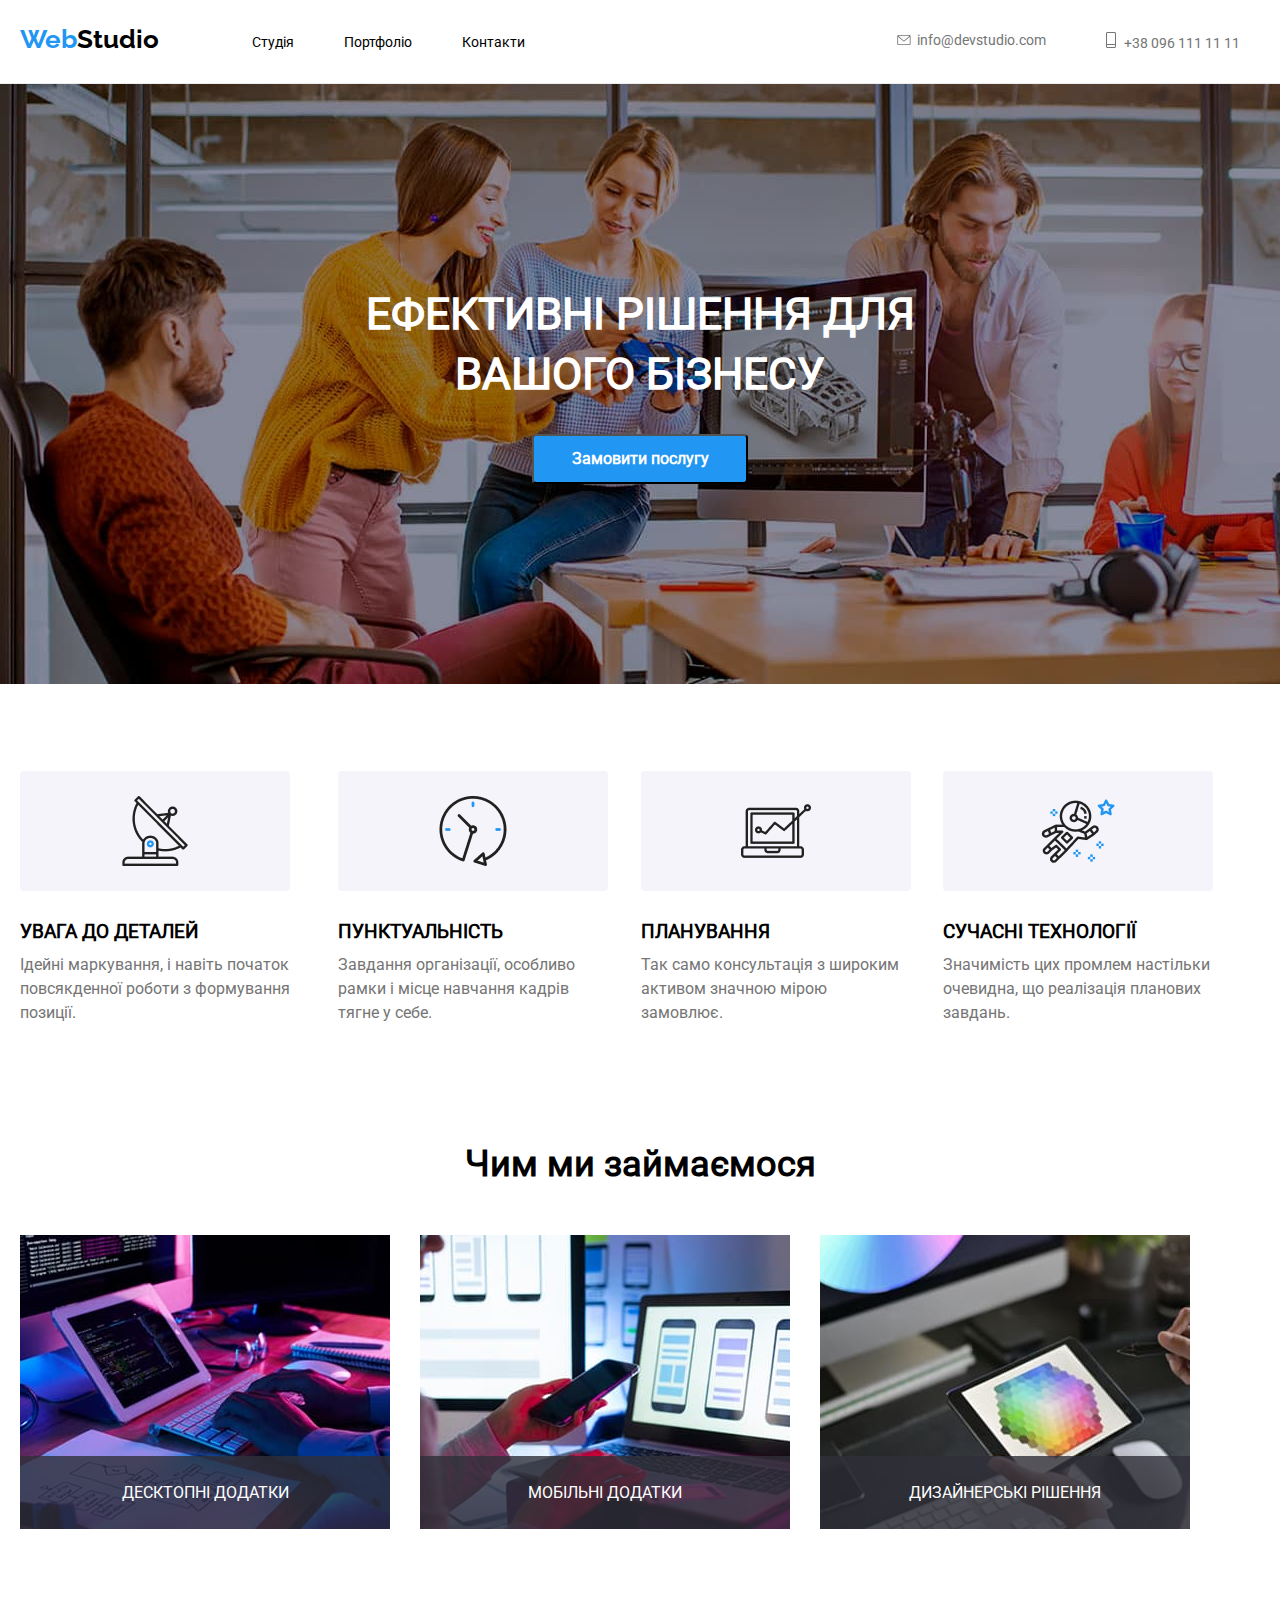
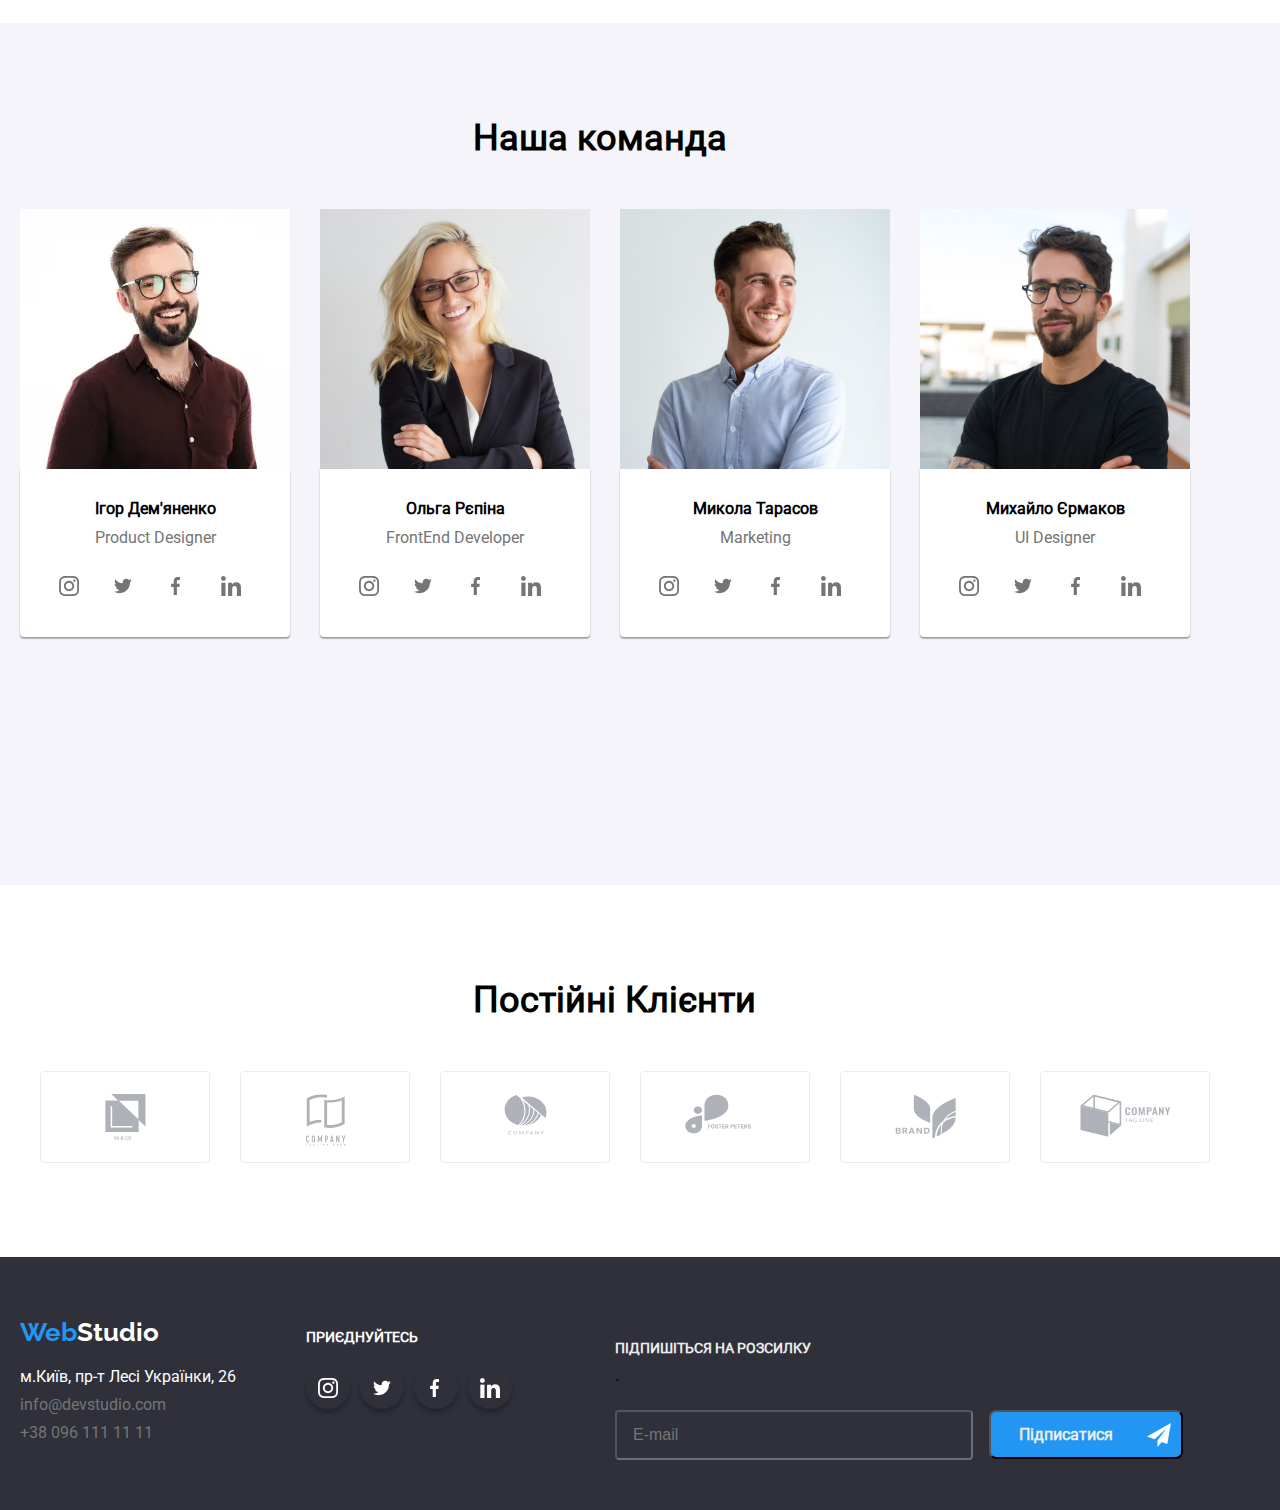
<file: index.html>
<!DOCTYPE html>
<html lang="en">
<head>
    <meta charset="UTF-8">
    <meta name="viewport" content="width=device-width, initial-scale=1.0">
   
   <link rel="icon" type="image/png" href="/R.gif" sizes="96x96" />
<link rel="icon" type="image/svg+xml" href="/R.gif" />
<link rel="shortcut icon" href="R.gif" />
<link rel="apple-touch-icon" sizes="180x180" href="R.gif" />
<link rel="manifest" href="R.gif" />
<link rel="stylesheet" href="./css/style.css">
    <title>Document</title>
</head>
<body class="body2">

   <header class="header">
     <div class="container header-flex">
        <a href="https://www.figma.com/design/kdAuQh8S4CzHE70obav3Wc/WebStudio?node-id=0-1&p=f&t=rvBPKRNyvYfGpiF7-0" target="_blank" class="header-logo-a">Web<span class="header-logo-span">Studio</span></a>
       <nav class="navigation"> 
        <ul class="header-list1">
                <li class="header-list1-li header-li"><a href="http://127.0.0.1:5500/index.html" class="header-list1-a list-studio">Студія</a></li>
                <li class="header-list1-li2 header-li"><a href="index2.html" class="header-list1-a">Портфоліо</a></li>
                <li class="header-list1-li3 header-li"><a href="https://www.figma.com/design/kdAuQh8S4CzHE70obav3Wc/WebStudio?node-id=0-1&p=f&t=rvBPKRNyvYfGpiF7-0" target="_blank" class="header-list1-a contacts">Контакти</a></li>
    </ul>
</nav>

<ul class="header-list2">
   

    <li class="header-list2-li">
        <svg class="svg-header"><use href="./assets/svg/symbol-defs1.svg#icon-envelope-1"></use></svg>
   
        
        <a href="mailto:info@devstudio.com"
         class="gmail inf ">info@devstudio.com</a> </li>

  
                <li class="header-list2-li2">
                    <svg class="header-list2-svg"><use href="./assets/svg/symbol-defs1.svg#icon-Vector-1"></use></svg>

                    <a href="tel:+380961111111" class="Tel1 inf">+38 096 111 11 11</a></li>            
            
            </ul>

            <div class="background is-hidden" data-modal>
                <div class="modal">
                    <button class="close" data-modal-close>
                       <svg class="modal-close-svg"><use href="./assets/svg/symbol-defs.svg#icon-close"></use></svg></button>
<div class="container2">                              


                       <h4 class="modal-h4">Залиште свої дані, ми вам передзвонимо</h4>

                       <form class="modal-form">
                        <ul class="modal-list">

                        <li class="modal-li1">
                        <p class="modal-name modal-p">Ім'я</p>
                         <div class="divv-2">
                        <input type="text" class="modal-input input-setting1">
                        <svg class="name-svg modal-svg"><use href="./assets/svg/symbol-defs.svg#icon-Vector-11"></use></svg></div>
                        </li>


                         <li class="modal-li2">
                            <p class="modal-number modal-p">Телефон</p>

                        <div class="divv-2"><input type="text" class="modal-input input-setting2">
                        <svg class="number-svg modal-svg"><use href="./assets/svg/symbol-defs1.svg#icon-phone-black-18dp-1"></use></svg></div></li>

                         <li class="modal-li3"><p class="modal-mail modal-p">Пошта</p>

                       <div class="divv-2">
                        <input type="text" class="modal-input input-setting3">
                        <svg class="mail-svg modal-svg"><use href="./assets/svg/symbol-defs.svg#icon-mail"></use></svg></div>
                        </li>

                    <li class="modal-li modal-li1"><p class="modal-comment modal-p">Коментар</p>

                        <textarea rows="5" cols="33" placeholder="Введіть текст" class="textarea"></textarea>
                        
                        </li>

                        <li class="modal-li checkbox">
                            <input type="checkbox" class="input-modal-checkbox">
                            <p class="modal-li-p2">Погоджуюся з розсилкою та приймаю <a href="" class="p-a">Умови договору</a></p>
                        </li>
                        </ul>

                        <button class="modal-button">Відправити</button>
                    </form>
                    </div>
                </div>
            </div>

</div>
   </header>

   <main class="main">
    <section class="section1-main">
        <div class="container">
        <h1 class="section-main1-h1">ЕФЕКТИВНІ РІШЕННЯ ДЛЯ<br>
        ВАШОГО БІЗНЕСУ</h1>
        </div>
        <div class="container">
        <button id="section-main1-button" data-modal-open>Замовити послугу</button>
        </div> 
    </section>

    <section class="section2Main">
        
        <div class="container flex-section2Main">

           <ul class="section2Main-list">
            
           <li class="section2Main-list-li"><h3 class="section2Main-h3">увага до деталей</h3><p class="section2Main-p">Ідейні маркування, і навіть початок повсякденної роботи з формування позиції.</p></li>
        
           <li class="section2Main-list-li"><h3 class="section2Main-h3">пунктуальність</h3><p class="section2Main-p">Завдання організації, особливо рамки і місце навчання кадрів тягне у себе.</p></li>
    
           <li class="section2Main-list-li"><h3 class="section2Main-h3">планування</h3><p class="section2Main-p">Так само консультація з широким активом значною мірою замовлює.</p></li>

           <li class="section2Main-list-li"><h3 class="section2Main-h3">сучасні технології</h3><p class="section2Main-p">Значимість цих промлем настільки очевидна, що реалізація планових завдань.</p></li>
        
        </ul>
    </div>  
    </section> 

<section class="section3Main">
        <div class="container">
        <div class="div-a-holder">
    <h2 class="section3Main-h2">Чим ми займаємося</h2>
        <ul class="section3Main-list">
            <li class="section3Main-li"><img src="assets/img/img (1v1).jpg" alt="Не вдалося відкрити зображення" class="section3Main-li-img">
            <div class="div-position"><p class="section3Main-li-p">ДЕСКТОПНІ ДОДАТКИ</p></div></li>

            <li class="section3Main-li"><img src="assets/img/img (2v1).jpg" alt="Не вдалося відкрити зображення" class="section3Main-li-img">
            <div class="div-position"><p class="section3Main-li-p">МОБІЛЬНІ ДОДАТКИ</p></div></li>

            <li class="section3Main-li"><img src="assets/img/img (3v1).jpg" alt="Не вдалося відкрити зображення" class="section3Main-li-img">
            <div class="div-position"><p class="section3Main-li-p">ДИЗАЙНЕРСЬКІ РІШЕННЯ</p></div></li>        
        </ul>     
        </div>

        </div>
</section>

<section class="section4Main">
    
    <div class="container">
    
    <h2 class="section4Main-h2">Наша команда</h2>
</div>
 <div class="container">
    <div class="a-holder">
        <ul class="section4Main-list">
            <li class="section4Main-list-li">
    <picture>
      <source
        srcset="./assets/img/team1deskopt1x.webp 1x, ./assets/img/team1deskopt2x.webp 2x, ./assets/img/team1deskopt3x.webp 3x"
        media="(min-width:1200px)"
      />
      <source
        srcset="./assets/img/team1tabletx1.webp 1x, ./assets/img/team1tabletx2.webp 2x, ./assets/img/team1tabletx3.webp 3x,"
        media="(min-width:768px)"
      />
      <source
        srcset="./assets/img/team1phonex1.webp 1x, ./assets/img/team1phonex2.webp 2x, ./assets/img/team1phonex3.webp 3x"
        media="(min-width:0px)"
      />
      <img src="assets/img/person4.jpg" alt="Не вдалося відкрити зображення" class="section4Main-list-img">

    </picture>
 <div class="section4Main-list-imgBox"><h4 class="section4Main-list-h4">Ігор Дем'яненко</h4>
        <p class="section4Main-list-p">Product Designer</p>

     <ul class="networks">
                <li class="networks-li"><svg class="networks-svg networks-instagramm"><use href="./assets/svg/symbol-defs1.svg#icon-instagramm"></use></svg></li>

                <li class="networks-li"><svg class="networks-svg networks-twitter"><use href="./assets/svg/symbol-defs1.svg#icon-twitter"></use></svg></li>

                <li class="networks-li"><svg class="networks-svg networks-facebook"><use href="./assets/svg/symbol-defs1.svg#icon-facebook"></use></svg></li>

                <li class="networks-li"><svg class="networks-svg networks-in"><use href="./assets/svg/symbol-defs1.svg#icon-in"></use></svg></li>
            </ul></div></li>

            <li class="section4Main-list-li"><img src="assets/img/person1.jpg" alt="Не вдалося відкрити зображення" class="section4Main-list-img"><div class="section4Main-list-imgBox"><h4 class="section4Main-list-h4">Ольга Рєпіна</h4>
            <p class="section4Main-list-p">FrontEnd Developer</p>

         <ul class="networks">
                <li class="networks-li"><svg class="networks-svg networks-instagramm"><use href="./assets/svg/symbol-defs1.svg#icon-instagramm"></use></svg></li>

                <li class="networks-li"><svg class="networks-svg networks-twitter"><use href="./assets/svg/symbol-defs1.svg#icon-twitter"></use></svg></li>

                <li class="networks-li"><svg class="networks-svg networks-facebook"><use href="./assets/svg/symbol-defs1.svg#icon-facebook"></use></svg></li>

                <li class="networks-li"><svg class="networks-svg networks-in"><use href="./assets/svg/symbol-defs1.svg#icon-in"></use></svg></li>
            </ul></div>
        </li>

            <li class="section4Main-list-li"><img src="assets/img/person2.jpg" alt="Не вдалося відкрити зображення" class="section4Main-list-img"><div class="section4Main-list-imgBox"><h4 class="section4Main-list-h4">Микола Тарасов</h4>
            <p class="section4Main-list-p">Marketing</p>
         <ul class="networks">
                <li class="networks-li"><svg class="networks-svg networks-instagramm"><use href="./assets/svg/symbol-defs1.svg#icon-instagramm"></use></svg></li>

                <li class="networks-li"><svg class="networks-svg networks-twitter"><use href="./assets/svg/symbol-defs1.svg#icon-twitter"></use></svg></li>

                <li class="networks-li"><svg class="networks-svg networks-facebook"><use href="./assets/svg/symbol-defs1.svg#icon-facebook"></use></svg></li>

                <li class="networks-li"><svg class="networks-svg networks-in"><use href="./assets/svg/symbol-defs1.svg#icon-in"></use></svg></li>
            </ul></div></li>

            <li class="section4Main-list-li"><img src="assets/img/person3.jpg" alt="Не вдалося відкрити зображення" class="section4Main-list-img"><div class="section4Main-list-imgBox"><h4 class="section4Main-list-h4">Михайло Єрмаков</h4>
            <p class="section4Main-list-p">UI Designer</p>
        
            <ul class="networks">
                <li class="networks-li"><svg class="networks-svg networks-instagramm"><use href="./assets/svg/symbol-defs1.svg#icon-instagramm"></use></svg></li>

                <li class="networks-li"><svg class="networks-svg networks-twitter"><use href="./assets/svg/symbol-defs1.svg#icon-twitter"></use></svg></li>

                <li class="networks-li"><svg class="networks-svg networks-facebook"><use href="./assets/svg/symbol-defs1.svg#icon-facebook"></use></svg></li>

                <li class="networks-li"><svg class="networks-svg networks-in"><use href="./assets/svg/symbol-defs1.svg#icon-in"></use></svg></li>
            </ul>
        </div>
        </li>           
        </ul>
        </div>

        </div>
    </section>



    <section class="sectionClients">
        <div class="container"><h2 class="sectionClients-h2">Постійні Клієнти</h2></div>
<div class="container">
        <ul class="sectionClients-list">

            <li class="sectionClients-list-li">
                <svg class="svg1 svg">
                    <use href="./assets/svg/symbol-defs1.svg#icon-group-7"></use>
                </svg>
            </li>
           
             <li class="sectionClients-list-li">
                <svg class="svg2 svg">
                    <use href="./assets/svg/symbol-defs1.svg#icon-group-6"></use>
                </svg>
            </li>

             <li class="sectionClients-list-li li-2">
                <svg class="svg3 svg">
                    <use href="./assets/svg/symbol-defs1.svg#icon-group-5"></use>
                </svg>
            </li>

             <li class="sectionClients-list-li">
                <svg class="svg4 svg">
                    <use href="./assets/svg/symbol-defs1.svg#icon-group-4"></use>
                </svg>
            </li>

             <li class="sectionClients-list-li">
                <svg class="svg5 svg">
                    <use href="./assets/svg/symbol-defs1.svg#icon-group-3"></use>
                </svg>
            </li>

             <li class="sectionClients-list-li">
                <svg class="svg6 svg">
                    <use href="./assets/svg/symbol-defs1.svg#icon-group-2"></use>
                </svg>
            </li>
        </ul>
        </div>
    </section>

   </main>

   <footer class="footerMain">
    <div class="container contacts-footer">
        <ul class="footer-list">

    <a href="https://www.figma.com/design/kdAuQh8S4CzHE70obav3Wc/WebStudio?node-id=0-1&p=f&t=rvBPKRNyvYfGpiF7-0" class="aMain2">Web<span id="spanf">Studio</span></a>
   
    
                <li class="footer-li"><p id="p">м.Київ, пр-т Лесі Українки, 26</p></li>
                <li class="footer-li gm"><a href="mailto:info@devstudio.com" class="mailto li-mail">info@devstudio.com</a></li>
                <li class="footer-li"><a href="tel:" class="Tel2">+38 096 111 11 11</a></li>
                </li></ul>
    
                
                <div class="join"><h4 class="fh4">Приєднуйтесь</h4>

                    <ul class="networks2">
                <li class="networks-li1"><svg class="networks-svg1 networks-instagramm"><use href="./assets/svg/symbol-defs1.svg#icon-instagramm"></use></svg></li>

                <li class="networks-li1"><svg class="networks-svg1 networks-twitter"><use href="./assets/svg/symbol-defs1.svg#icon-twitter"></use></svg></li>

                <li class="networks-li1"><svg class="networks-svg1 networks-facebook"><use href="./assets/svg/symbol-defs1.svg#icon-facebook"></use></svg></li>

                <li class="networks-li1"><svg class="networks-svg1 networks-in"><use href="./assets/svg/symbol-defs1.svg#icon-in"></use></svg></li>
            </ul>
                </div>

                 <div class="forme-holder2">
                   
                    <div class="holder"><h4 class="form-h4">ПІДПИШІТЬСЯ НА РОЗСИЛКУ</h4>`
                    <form class="form-footer">
                        <input type="text" class="input-footer" placeholder="E-mail">
                        <button class="footer-button">Підписатися <svg class="svg-footer2"><use href="./assets/svg/symbol-defs1.svg#icon-icon-send"></use></svg> </button>
                    </form></div>
                </div>
                </div>
   </footer>

   <script src="script.js"></script>
</body>
</html>
</file>
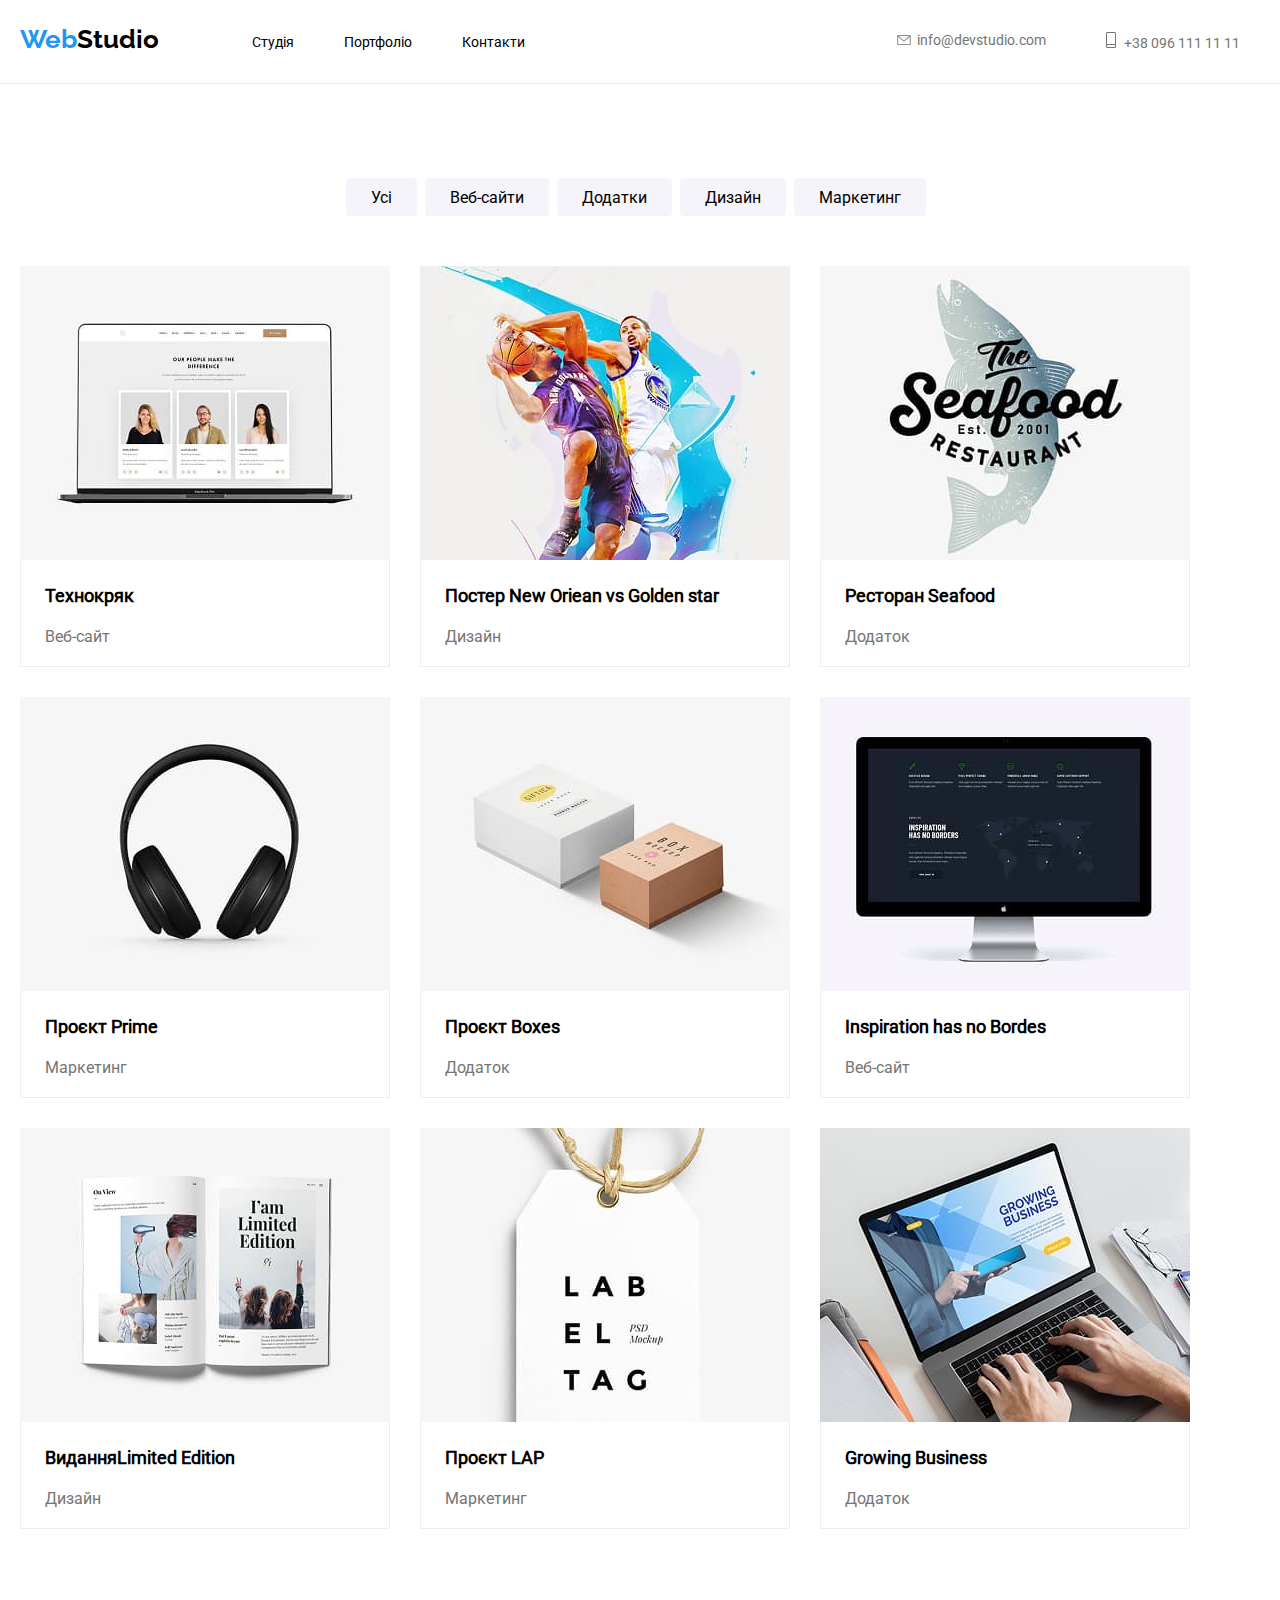
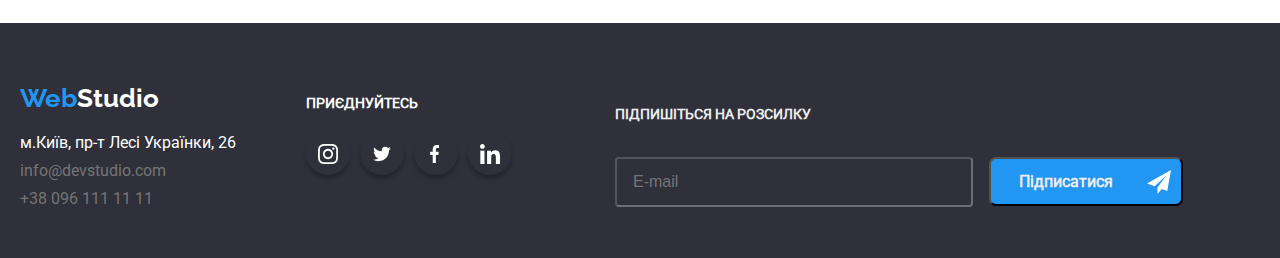
<file: index2.html>
<!DOCTYPE html>
<html lang="en">
<head>
    <meta charset="UTF-8">
    <meta name="viewport" content="width=device-width, initial-scale=1.0">
   
   <link rel="icon" type="image/png" href="/R.gif" sizes="96x96" />
<link rel="icon" type="image/svg+xml" href="/R.gif" />
<link rel="shortcut icon" href="R.gif" />
<link rel="apple-touch-icon" sizes="180x180" href="R.gif" />
<link rel="manifest" href="R.gif" />
<link rel="stylesheet" href="/css/style.css">
    <title>Document</title>
</head>
<body class="body2">
    <header class="header">
     <div class="container header-flex">
        <a href="https://www.figma.com/design/kdAuQh8S4CzHE70obav3Wc/WebStudio?node-id=0-1&p=f&t=rvBPKRNyvYfGpiF7-0" target="_blank" class="header-logo-a">Web<span class="header-logo-span">Studio</span></a>
       <nav class="navigation"> 
        <ul class="header-list1">
                <li class="header-list1-li header-li"><a href="index.html" class="header-list1-a list-studio">Студія</a></li>
                <li class="header-list1-li2 header-li"><a href="index2.html" class="header-list1-a">Портфоліо</a></li>
                <li class="header-list1-li3 header-li"><a href="https://www.figma.com/design/kdAuQh8S4CzHE70obav3Wc/WebStudio?node-id=0-1&p=f&t=rvBPKRNyvYfGpiF7-0" target="_blank" class="header-list1-a contacts">Контакти</a></li>
    </ul>
</nav>

<ul class="header-list2">
   

    <li class="header-list2-li">
        <svg class="svg-header"><use href="./assets/svg/symbol-defs1.svg#icon-envelope-1"></use></svg>
   
        
        <a href="mailto:info@devstudio.com"
         class="gmail inf ">info@devstudio.com</a> </li>

  
                <li class="header-list2-li2">
                    <svg class="header-list2-svg"><use href="./assets/svg/symbol-defs1.svg#icon-Vector-1"></use></svg>

                    <a href="tel:+380961111111" class="Tel1 inf">+38 096 111 11 11</a></li>            
            
            </ul>     
</div>
   </header>

   <main class="PortfolioMain">

    <div class="container">
    <nav class="PortfolioMain-navigation">
    <ul class="PortfolioMain-list">
    <li class="PortfolioMain-list-li"><button class="button-nav">Усі</button></li>

    <li class="PortfolioMain-list-li"><button class="button-nav">Веб-сайти</button></li>

    <li class="PortfolioMain-list-li"><button class="button-nav">Додатки</button></li>

    <li class="PortfolioMain-list-li"><button class="button-nav">Дизайн</button></li>

    <li class="PortfolioMain-list-li"><button class="button-nav">Маркетинг</button></li>
    </ul>
    </nav>
    </div>

<div class="container">
<section class="style">

    <ul class="style-list">
        <li class="style-list-li style-list-li1"><img src="assets/img/img (9).jpg" alt="Не вдалося відкрити зображення" class="style-list-li-img">
            <div class="front-holder"><div class="front"><p class="div-p">Ресурс пропонує комплексні пропозиції з різним рівнем функціоналу та сервісів. Все це дозволить відвідувачу отримати вичерпні відомості про компанію чи приватну особу.</p></div></div>

            <div class="img-padding"><div><h4 class="style-list-li-img-h4">Технокряк</h4><p class="style-list-li-img-p">Веб-сайт</p></div></li>

        <li class="style-list-li style-list-li2"><img src="assets/img/img (1) (2).jpg" alt="Не вдалося відкрити зображення" class="style-list-li-img"><div class="front-holder"><div class="front"><p class="div-p">Ресурс пропонує комплексні пропозиції з різним рівнем функціоналу та сервісів. Все це дозволить відвідувачу отримати вичерпні відомості про компанію чи приватну особу.</p></div></div>
            
            <div class="img-padding"><h4 class="style-list-li-img-h4">Постер New Oriean vs Golden star</h4><p class="style-list-li-img-p">Дизайн</p></div></li>

        <li class="style-list-li style-list-li3"><img src="assets/img/img (2) (1).jpg" alt="Не вдалося відкрити зображення" class="style-list-li-img">
            <div class="front-holder"><div class="front"><p class="div-p">Ресурс пропонує комплексні пропозиції з різним рівнем функціоналу та сервісів. Все це дозволить відвідувачу отримати вичерпні відомості про компанію чи приватну особу.</p></div></div>
            
            <div class="img-padding"><h4 class="style-list-li-img-h4">Ресторан Seafood</h4><p class="style-list-li-img-p">Додаток</p></div></li>
    </ul>

    <ul class="style-list">
        <li class="style-list-li style-list-li4"><img src="assets/img/img (3).jpg" alt="Не вдалося відкрити зображення" class="style-list-li-img">
            <div class="front-holder"><div class="front"><p class="div-p">Ресурс пропонує комплексні пропозиції з різним рівнем функціоналу та сервісів. Все це дозволить відвідувачу отримати вичерпні відомості про компанію чи приватну особу.</p></div></div>

            <div class="img-padding"><h4 class="style-list-li-img-h4">Проєкт Prime</h4><p class="style-list-li-img-p">Маркетинг</p></div></li>

        <li class="style-list-li style-list-li5"><img src="assets/img/img (4).jpg" alt="Не вдалося відкрити зображення" class="style-list-li-img">
            <div class="front-holder"><div class="front"><p class="div-p">Ресурс пропонує комплексні пропозиції з різним рівнем функціоналу та сервісів. Все це дозволить відвідувачу отримати вичерпні відомості про компанію чи приватну особу.</p></div></div>

            <div class="img-padding"><h4 class="style-list-li-img-h4">Проєкт Boxes</h4><p class="style-list-li-img-p">Додаток</p></div></li>

        <li class="style-list-li style-list-li6"><img src="assets/img/img (5).jpg" alt="Не вдалося відкрити зображення" class="style-list-li-img">
            <div class="front-holder"><div class="front"><p class="div-p">Ресурс пропонує комплексні пропозиції з різним рівнем функціоналу та сервісів. Все це дозволить відвідувачу отримати вичерпні відомості про компанію чи приватну особу.</p></div></div>

            <div class="img-padding"><h4 class="style-list-li-img-h4">Inspiration has no Bordes</h4><p class="style-list-li-img-p">Веб-сайт</p></div></li>
    </ul>
     
    <ul class="style-list">
        <li class="style-list-li style-list-li7"><img src="assets/img/img (6).jpg" alt="Не вдалося відкрити зображення" class="style-list-li-img">
            <div class="front-holder"><div class="front"><p class="div-p">Ресурс пропонує комплексні пропозиції з різним рівнем функціоналу та сервісів. Все це дозволить відвідувачу отримати вичерпні відомості про компанію чи приватну особу.</p></div></div>

            <div class="img-padding"><h4 class="style-list-li-img-h4">ВиданняLimited Edition</h4><p class="style-list-li-img-p">Дизайн</p></div></li>

        <li class="style-list-li style-list-li8"><img src="assets/img/img (7).jpg" alt="Не вдалося відкрити зображення" class="style-list-li-img">
            <div class="front-holder"><div class="front"><p class="div-p">Ресурс пропонує комплексні пропозиції з різним рівнем функціоналу та сервісів. Все це дозволить відвідувачу отримати вичерпні відомості про компанію чи приватну особу.</p></div></div>

            <div class="img-padding"><h4 class="style-list-li-img-h4">Проєкт LAP</h4><p class="style-list-li-img-p">Маркетинг</p></div></li>

        <li class="style-list-li style-list-li9"><img src="assets/img/img (8).jpg" alt="Не вдалося відкрити зображення" class="style-list-li-img">
            <div class="front-holder"><div class="front"><p class="div-p">Ресурс пропонує комплексні пропозиції з різним рівнем функціоналу та сервісів. Все це дозволить відвідувачу отримати вичерпні відомості про компанію чи приватну особу.</p></div></div>

            <div class="img-padding"><h4 class="style-list-li-img-h4">Growing Business</h4><p class="style-list-li-img-p">Додаток</p></div></li>

    </ul>
    </section>
    </div>

    
    </main>

    <footer class="footerMain">
    <div class="container contacts-footer"><ul class="footer-list">
    <a href="https://www.figma.com/design/kdAuQh8S4CzHE70obav3Wc/WebStudio?node-id=0-1&p=f&t=rvBPKRNyvYfGpiF7-0" class="aMain2">Web<span id="spanf">Studio</span></a>
   
    
                <li class="footer-li"><p id="p">м.Київ, пр-т Лесі Українки, 26</p></li>
                <li class="footer-li gm"><a href="mailto:info@devstudio.com" class="mailto li-mail">info@devstudio.com</a></li>
                <li class="footer-li"><a href="tel:" class="Tel2">+38 096 111 11 11</a></li>
                </li></ul>
                
                <div class="join"><h4 class="fh4">Приєднуйтесь</h4>

                    <ul class="networks">
                <li class="networks-li1"><svg class="networks-svg1 networks-instagramm"><use href="./assets/svg/symbol-defs1.svg#icon-instagramm"></use></svg></li>

                <li class="networks-li1"><svg class="networks-svg1 networks-twitter"><use href="./assets/svg/symbol-defs1.svg#icon-twitter"></use></svg></li>

                <li class="networks-li1"><svg class="networks-svg1 networks-facebook"><use href="./assets/svg/symbol-defs1.svg#icon-facebook"></use></svg></li>

                <li class="networks-li1"><svg class="networks-svg1 networks-in"><use href="./assets/svg/symbol-defs1.svg#icon-in"></use></svg></li>
            </ul>
                </div>

                <div class="forme-holder2">
                   
                    <div class="holder"><h4 class="form-h4">ПІДПИШІТЬСЯ НА РОЗСИЛКУ</h4>
                    <form class="form-footer">
                        <input type="text" class="input-footer" placeholder="E-mail">
                        <button class="footer-button">Підписатися <svg class="svg-footer2"><use href="./assets/svg/symbol-defs1.svg#icon-icon-send"></use></svg> </button>
                    </form></div>

                    
                </div>
                </div>
   </footer>
</body>
</html>
</file>
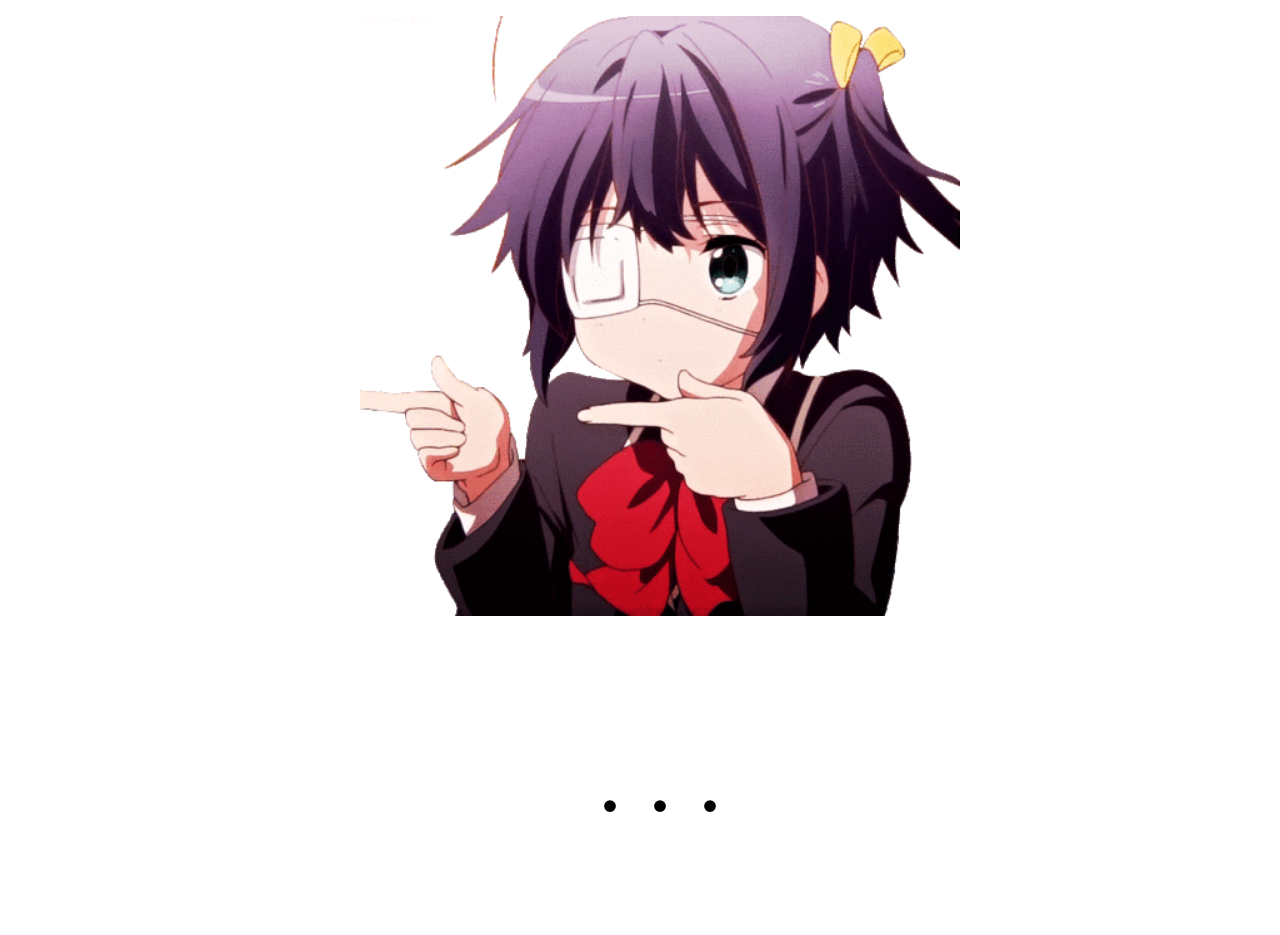
<file: index3.html>
<!DOCTYPE html>
<html lang="en">
<head>
    <meta charset="UTF-8">
    <meta name="viewport" content="width=device-width, initial-scale=1.0">
    
    <link rel="icon" type="image/png" href="/R.gif" sizes="96x96" />
<link rel="icon" type="image/svg+xml" href="/R.gif" />
<link rel="shortcut icon" href="R.gif" />
<link rel="apple-touch-icon" sizes="180x180" href="R.gif" />
<link rel="manifest" href="R.gif" />

    <title>Document</title>
</head>
<body>
   <section>
        <center>
            <ul style="list-style: none;">
                <li><img src="R.gif" alt="XO" width="600px" height="600px">
                 <p style="font-size: 100px;">. . .</p></li>
                </center>
    </ul>
</section>
</body>
</html>
</file>
<file: css/style.css>
.button-nav:focus {
  background-color: #2196F3;
  color: white;
  box-shadow: 0px 3px 1px rgba(0, 0, 0, 0.1), 0px 1px 2px rgba(0, 0, 0, 0.08), 0px 2px 2px rgba(0, 0, 0, 0.12);
  border-radius: 4px;
}

.mobile {
  width: 100vw;
  height: 100vh;
  background-color: #ffffff;
  position: absolute;
  z-index: 40;
}
@media (min-width: 768px) {
  .mobile {
    display: none;
  }
}
@media (min-width: 1200px) {
  .mobile {
    display: none;
  }
}

.container {
  width: 1270px;
  padding-right: 15px;
  padding-left: 15px;
  margin: 0 auto;
}
@media (max-width: 1199px) {
  .container {
    width: 768px;
  }
}
@media (max-width: 767px) {
  .container {
    width: 480px;
  }
}

* {
  margin: 0px;
  padding: 0px;
  box-sizing: border-box;
}

a {
  text-decoration: none;
}

ul {
  list-style: none;
}

img {
  display: block;
}

body {
  font-family: RobotoRegular;
}

.header {
  border-bottom: 1px solid #ececec;
}

.header-logo-a {
  color: #2196f3;
  font-family: RalewayBold;
  font-weight: bold;
  font-size: 26px;
  margin-right: 93px;
  margin-top: 24px;
  margin-bottom: 24px;
}

.header-logo-span {
  font-family: RalewayBold;
  font-weight: bold;
  font-size: 26px;
  color: black;
}

.header-list1 {
  display: flex;
  margin-top: 32px;
  font-family: RobotoRegular;
}
@media (min-width: 320px) {
  .header-list1 {
    display: none;
  }
}

.header-flex {
  display: flex;
}

.header-logo-a {
  color: #2196f3;
  font-family: RalewayBold;
  font-weight: bold;
  font-size: 26px;
  margin-right: 93px;
  margin-top: 24px;
  margin-bottom: 24px;
}
@media (max-width: 1199px) {
  .header-logo-a {
    margin-top: 26px;
    margin-bottom: 26px;
    margin-right: 80px;
  }
}

.header-logo-span {
  font-family: RalewayBold;
  font-weight: bold;
  font-size: 26px;
  color: black;
}

.header-list1 {
  display: flex;
  margin-top: 32px;
  font-family: RobotoRegular;
}
@media (max-width: 1199px) {
  .header-list1 {
    font-weight: 900;
    width: 280px;
    margin-top: 32px;
  }
}

.navigation {
  width: 300px;
}
@media (max-width: 767px) {
  .navigation {
    display: none;
  }
}

.header-li {
  margin-right: 50px;
}

.header-list2 {
  font-size: 14px;
  display: flex;
  margin-top: 32px;
  margin-bottom: 32px;
  margin-left: 344px;
}
@media (max-width: 1199px) {
  .header-list2 {
    font-weight: 400;
    display: inline;
    margin-left: 96px;
    margin-bottom: 0;
    margin-top: 24px;
  }
}
@media (max-width: 767px) {
  .header-list2 {
    display: none;
  }
}

.header-list2-li:hover .svg-header {
  fill: #2196f3;
}

.header-list2-li:hover .gmail {
  color: #2196f3;
}

.header-list2-li2:hover .header-list2-svg {
  fill: #2196f3;
}

.header-list2-li2:hover .Tel1 {
  color: #2196f3;
}

.header-list2-li2 {
  width: 142px;
}

.header-list2-li {
  width: 210px;
}

.svg-header {
  fill: #757575;
  height: 10px;
  width: 16px;
  margin: auto 0;
  transition: fill 250ms cubic-bezier(0.4, 0, 0.2, 1);
}

.header-list2-svg {
  fill: #757575;
  height: 16px;
  width: 10px;
  margin-right: 5px;
  text-align: center;
  transition: fill 250ms cubic-bezier(0.4, 0, 0.2, 1);
}

.gmail {
  font-family: RobotoRegular;
  color: #757575;
  margin-left: 2px;
  margin-right: 50px;
  transition: color 250ms cubic-bezier(0.4, 0, 0.2, 1);
}
.Tel1 {
  font-family: RobotoRegular;
  color: #757575;
  transition: color 250ms cubic-bezier(0.4, 0, 0.2, 1);
}

.header-list1-a {
  font-size: 14px;
  transition: color 250ms cubic-bezier(0.4, 0, 0.2, 1);
  overflow: hidden;
}

.contacts {
  margin-right: 0px;
}

.header-list1-a::after {
  content: "";
  display: block;
  border-bottom: 4px solid #2196f3;
  width: 100%;
  border-radius: 3px;
  position: absolute;
  top: 46px;
  right: 40px;
  visibility: hidden;
  transition: right 250ms cubic-bezier(0.4, 0, 0.2, 1);
}

.header-list1-a:hover::after {
  visibility: visible;
  right: 0;
}

.header-list1-a {
  position: relative;
}

.header-list1-a:hover {
  color: #2196f3;
}

.header-list1-a {
  color: black;
  font-weight: 500;
  font-size: 14px;
}

@font-face {
  font-family: RobotoRegular;
  src: url(/assets/fonts/RobotoRegular.ttf) format(TrueType);
  font-weight: 400;
  font-style: normal;
}
@font-face {
  font-family: RalewayBold;
  src: url(/assets/fonts/RalewayBold.ttf) format(TrueType);
  font-weight: 400;
  font-style: normal;
}
.background {
  position: fixed;
  top: 0;
  bottom: 0;
  right: 0;
  left: 0;
  z-index: 6;
  display: flex;
  align-items: center;
  justify-content: center;
  background: rgba(0, 0, 0, 0.2);
}

.is-hidden {
  visibility: hidden;
}

.modal {
  height: 621px;
  width: 528px;
  background-color: white;
  border-radius: 4px;
  box-shadow: 0px 1px 3px 0px rgba(0, 0, 0, 0.12), 0px 1px 1px 0px rgba(0, 0, 0, 0.14), 0px 2px 1px 0px rgba(0, 0, 0, 0.2);
  background: rgb(255, 255, 255);
}
@media (max-width: 767px) {
  .modal {
    width: 450px;
    height: 609px;
  }
}

.close {
  display: block;
  width: 30px;
  height: 30px;
  border-radius: 50%;
  border: #ececec solid 0.1px;
  background-color: #ffffff;
  justify-content: left;
  margin-top: 8px;
  margin-left: 490px;
}

.close:hover .modal-close-svg {
  fill: #2196f3;
}

.modal-close-svg {
  height: 11px;
  width: 11px;
  margin-top: 5px;
}

.modal-h4 {
  color: rgb(33, 33, 33);
  font-family: Roboto-Regular;
  font-size: 20px;
  font-weight: 600;
  line-height: 100%;
  text-align: center;
  margin-bottom: 12px;
}
@media (max-width: 767px) {
  .modal-h4 {
    font-size: 20px;
    text-align: center;
    font-weight: 600;
    font-family: Roboto;
  }
}

.modal-p {
  color: rgb(117, 117, 117);
  font-size: 12px;
  font-weight: 400;
  line-height: 100%;
  letter-spacing: 1%;
  margin-bottom: 4px;
}

.modal-p:nth-child(n+2) {
  margin-top: 10px;
}

.divv2 {
  position: absolute;
}

.modal-input {
  border: 1px solid rgba(33, 33, 33, 0.2);
  border-radius: 4px;
  height: 40px;
  width: 448px;
  padding-left: 40px;
}

.modal-input:focus {
  border: solid 1px #2196f3;
  border-radius: 4px;
  outline: none;
}

.modal-p {
  margin-top: 10px;
}

.modal-svg {
  height: 18px;
  width: 18px;
  position: relative;
  left: 0.7rem;
  top: -1.85rem;
}

.divv-2:focus .modal-svg {
  fill: #2196f3;
}

.modal-svg {
  height: 18px;
  width: 18px;
}

.textarea {
  padding-top: 12px;
  padding-left: 16px;
  padding-right: 16px;
  padding-bottom: 12px;
  border: 1px solid rgba(33, 33, 33, 0.2);
  border-radius: 4px;
  width: 448px;
  height: 108px;
  resize: none;
}

.textarea:focus {
  border-color: #2196f3;
  outline: none;
}

.textarea :focus {
  color: #2196f3;
}

.checkbox {
  margin-top: 20px;
  margin-bottom: 30px;
}

.checkbox {
  text-align: center;
}

.modal-li-p2 {
  display: inline;
  font-size: 14px;
  font-weight: 400;
  line-height: 24px;
  letter-spacing: 3%;
  text-align: left;
}

.p-a {
  color: #2196f3;
  text-decoration: underline;
}

.modal-button {
  background-color: #2196f3;
  text-align: center;
  color: white;
  border-radius: 4px;
  border-color: #2196f3;
  box-shadow: 0px 4px 4px 0px rgba(0, 0, 0, 0.15);
  height: 50px;
  width: 200px;
  margin-left: 124px;
  font-size: 16px;
  font-weight: 600;
  line-height: 30px;
  letter-spacing: 6%;
  text-align: center;
}

.container2 {
  width: 448px;
  margin-left: 40px;
}

.input-setting {
  height: 40px;
  width: 448px;
  border-radius: 4px;
}

.modal-svg {
  height: 18px;
  width: 18px;
}

.section1-main {
  background-color: #2f303a;
  color: white;
  background-image: url(/assets/img/Img.jpg);
  padding-bottom: 200px;
  padding-top: 200px;
  background-repeat: no-repeat;
  background-size: cover;
}
@media (max-width: 1199px) {
  .section1-main {
    padding-top: 118px;
    padding-bottom: 118px;
  }
}
@media (max-width: 767px) {
  .section1-main {
    width: 480px;
  }
}

.section-main1-h1 {
  text-align: center;
  font-family: RobotoRegular;
  font-weight: bolder;
  font-size: 44px;
  line-height: 60px;
  margin-bottom: 30px;
  margin: 0 auto;
}
@media (max-width: 1199px) {
  .section-main1-h1 {
    font-weight: 900;
    font-size: 26px;
    line-height: 42px;
  }
}

#section-main1-button {
  background-color: #2196f3;
  color: white;
  width: 216px;
  height: 50px;
  font-family: RobotoRegular;
  border-radius: 4px;
  font-size: 16px;
  font-weight: bold;
  line-height: 30px;
  margin: 0 auto;
  display: block;
  position: relative;
  overflow: hidden;
  animation-name: ButtonColorChange;
  animation-duration: 1s;
  animation-iteration-count: infinite;
  animation-direction: alternate;
  margin-top: 30px;
}
@media (max-width: 1199px) {
  #section-main1-button {
    width: 200px;
    font-weight: 700;
    font-size: 16px;
    line-height: 30px;
    margin-top: 40px;
  }
}

#section-main1-button::after {
  content: "";
  display: block;
  bottom: -10px;
  left: -140px;
  height: 70px;
  width: 50%;
  position: absolute;
  opacity: 0.5;
  animation-name: ButtonGlare;
  animation-duration: 1s;
  animation-iteration-count: infinite;
  z-index: 3;
  background: #2196f3;
  background: linear-gradient(312deg, rgb(33, 150, 243) 0%, rgb(255, 255, 255) 52%, rgb(33, 150, 243) 100%);
}

@keyframes ButtonColorChange {
  from {
    background-color: #2196f3;
  }
  to {
    background-color: #469ee6;
  }
}
@keyframes ButtonGlare {
  from {
    left: -140px;
  }
  to {
    left: 300px;
  }
}
@keyframes ButtonPulsing {
  from {
    background-color: #2196F3;
    font-size: 16px;
  }
  to {
    background-color: #0c71c3;
    font-size: 16.5px;
  }
}
.section2Main-list {
  display: flex;
  margin-top: 87px;
  font-family: RobotoRegular;
}
@media (max-width: 1199px) {
  .section2Main-list {
    display: grid;
    grid-template-columns: repeat(2, 226px);
    grid-template-rows: repeat(2, 354px);
    justify-content: center;
    justify-items: center;
    gap: 30px;
  }
}
@media (max-width: 767px) {
  .section2Main-list {
    display: block;
  }
}

@media (max-width: 1199px) {
  .flex-section2Main {
    display: flex;
    justify-content: space-around;
  }
}

.section2Main-list-li {
  margin-right: 2rem;
}
@media (max-width: 1199px) {
  .section2Main-list-li {
    margin-right: 0;
  }
}

.section2Main-list-li:nth-last-child {
  margin-right: 0;
}

.section2Main-list-li:nth-child(1)::before {
  content: "";
  display: block;
  width: 270px;
  height: 120px;
  background-image: url(/assets/img/antenna1.png);
  background-repeat: no-repeat;
  background-position: center;
  background-color: #f5f4fa;
  margin-bottom: 30px;
  border-radius: 4px;
}
@media (max-width: 1199px) {
  .section2Main-list-li:nth-child(1)::before {
    width: 226px;
  }
}
@media (max-width: 767px) {
  .section2Main-list-li:nth-child(1)::before {
    width: 450px;
  }
}

.section2Main-list-li:nth-child(2)::before {
  content: "";
  display: block;
  width: 270px;
  height: 120px;
  background-image: url(/assets/img/clock1.png);
  background-repeat: no-repeat;
  background-position: center;
  background-color: #f5f4fa;
  margin-bottom: 30px;
  border-radius: 4px;
}
@media (max-width: 1199px) {
  .section2Main-list-li:nth-child(2)::before {
    width: 226px;
  }
}
@media (max-width: 767px) {
  .section2Main-list-li:nth-child(2)::before {
    width: 450px;
  }
}

.section2Main-list-li:nth-child(3)::before {
  content: "";
  display: block;
  width: 270px;
  height: 120px;
  background-image: url(/assets/img/Vector.png);
  background-repeat: no-repeat;
  background-position: center;
  background-color: #f5f4fa;
  margin-bottom: 30px;
  border-radius: 4px;
}
@media (max-width: 1199px) {
  .section2Main-list-li:nth-child(3)::before {
    width: 226px;
  }
}
@media (max-width: 767px) {
  .section2Main-list-li:nth-child(3)::before {
    width: 450px;
  }
}

.section2Main-list-li:nth-child(4)::before {
  content: "";
  display: block;
  width: 270px;
  height: 120px;
  background-image: url(/assets/img/astronaut1.png);
  background-repeat: no-repeat;
  background-position: center;
  background-color: #f5f4fa;
  margin-bottom: 30px;
  border-radius: 4px;
}
@media (max-width: 1199px) {
  .section2Main-list-li:nth-child(4)::before {
    width: 226px;
  }
}
@media (max-width: 767px) {
  .section2Main-list-li:nth-child(4)::before {
    width: 450px;
  }
}

.section2Main-h3 {
  text-transform: uppercase;
  margin-bottom: 10px;
}
@media (max-width: 1199px) {
  .section2Main-h3 {
    font-weight: 700;
    font-size: 14px;
    leading-trim: NONE;
  }
}
@media (max-width: 767px) {
  .section2Main-h3 {
    font-weight: 700;
    font-size: 14px;
    text-align: center;
  }
}

.section2Main-p {
  color: #757575;
  line-height: 24px;
  letter-spacing: 3%;
}
@media (max-width: 1199px) {
  .section2Main-p {
    font-weight: 400;
    font-size: 14px;
    leading-trim: NONE;
    line-height: 24px;
  }
}

.section3Main {
  padding-bottom: 94px;
}
@media (max-width: 1199px) {
  .section3Main {
    display: none;
  }
}

.section3Main-h2 {
  font-family: RobotoRegular;
  font-size: 36px;
  font-weight: bold;
  letter-spacing: 3%;
  margin-top: 118px;
  margin-bottom: 50px;
  text-align: center;
}

.section3Main-list {
  display: flex;
}

.section3Main-li {
  margin-right: 30px;
  position: relative;
}

.div-position {
  background-color: rgba(47, 48, 58, 0.8);
  width: 100%;
  text-align: center;
  position: absolute;
  bottom: 0;
}

.section3Main-li-p {
  padding-top: 27px;
  padding-bottom: 27px;
  color: white;
  position: relative;
}

.section4Main {
  font-family: RobotoRegular;
  background-color: #f5f4fa;
  padding-top: 94px;
  padding-bottom: 124px;
}
@media (max-width: 1199px) {
  .section4Main {
    padding-top: 60px;
    padding-bottom: 60px;
  }
}
@media (max-width: 767px) {
  .section4Main {
    width: 480px;
  }
}

.section4Main-h2 {
  font-family: RobotoRegular;
  font-size: 36px;
  font-weight: bold;
  letter-spacing: 3%;
  margin-bottom: 50px;
  margin-left: 453px;
}
@media (max-width: 1199px) {
  .section4Main-h2 {
    font-size: 28px;
    margin-left: 267px;
    margin-bottom: 30px;
  }
}
@media (max-width: 767px) {
  .section4Main-h2 {
    font-size: 28px;
    line-height: 100%;
    letter-spacing: 3%;
    text-align: center;
    margin-left: 0;
  }
}

.section4Main-list {
  display: flex;
}
@media (max-width: 1199px) {
  .section4Main-list {
    display: grid;
    grid-template-columns: repeat(2, 354px);
    grid-template-rows: repeat(2, 536px);
    gap: 30px;
  }
}
@media (max-width: 767px) {
  .section4Main-list {
    grid-template-columns: repeat(1, 450px);
    grid-template-rows: repeat(4, 622px);
  }
}

.section4Main-list-img {
  height: 260px;
  width: 270px;
}
@media (max-width: 1199px) {
  .section4Main-list-img {
    width: 354px;
    height: 374px;
  }
}
@media (max-width: 767px) {
  .section4Main-list-img {
    width: 450px;
    height: 460px;
  }
}

.section4Main-list-li {
  margin-right: 30px;
}
@media (max-width: 1199px) {
  .section4Main-list-li {
    height: 536px;
    width: 354px;
    margin-right: 0px;
  }
}
@media (max-width: 767px) {
  .section4Main-list-li {
    width: 450px;
    height: 622px;
  }
}

.section4Main-list-imgBox {
  background-color: white;
  /* material shadow v1 */
  box-shadow: 0px 1px 3px rgba(0, 0, 0, 0.12), 0px 1px 1px rgba(0, 0, 0, 0.14), 0px 2px 1px rgba(0, 0, 0, 0.2);
  border-radius: 0px 0px 4px 4px;
  box-shadow: 0px 1px 3px rgba(0, 0, 0, 0.12), 0px 1px 1px rgba(0, 0, 0, 0.14), 0px 2px 1px rgba(0, 0, 0, 0.2);
  border-radius: 0px 0px 4px 4px;
}

.section4Main-list-h4 {
  font-size: 16px;
  font-weight: medium;
  margin-bottom: 10px;
  text-align: center;
  padding-top: 30px;
}

.section4Main-list-p {
  font-size: 16px;
  color: #757575;
  padding-bottom: 16px;
  text-align: center;
}

.networks {
  display: flex;
  justify-content: center;
  align-items: center;
  padding-bottom: 30px;
  fill: #757575;
}
@media (max-width: 1199px) {
  .networks {
    padding-bottom: 24px;
  }
}

.section4Main-list {
  display: flex;
  padding-bottom: 124px;
}
@media (max-width: 767px) {
  .section4Main-list {
    display: block;
  }
}

.section4Main-list-li {
  margin-right: 30px;
}

.section4Main-list-imgBox {
  background-color: white;
  /* material shadow v1 */
  box-shadow: 0px 1px 3px rgba(0, 0, 0, 0.12), 0px 1px 1px rgba(0, 0, 0, 0.14), 0px 2px 1px rgba(0, 0, 0, 0.2);
  border-radius: 0px 0px 4px 4px;
  box-shadow: 0px 1px 3px rgba(0, 0, 0, 0.12), 0px 1px 1px rgba(0, 0, 0, 0.14), 0px 2px 1px rgba(0, 0, 0, 0.2);
  border-radius: 0px 0px 4px 4px;
}

.networks-instagramm {
  height: 20px;
  width: 20px;
}

.networks-in {
  width: 20px;
  height: 20px;
}

.networks-facebook {
  width: 10px;
  height: 20px;
  margin-left: 16px !important;
}

.networks-twitter {
  height: 16px;
  width: 20px;
  margin-top: 14.5px;
}

.networks {
  display: flex;
  justify-content: center;
  align-items: center;
  padding-bottom: 30px;
  fill: #757575;
}

.networks-li {
  height: 44px;
  width: 44px;
  margin-right: 10px;
  transition: background-color 250ms ease-in-out, border-radius 250ms ease-in-out;
}

.networks-li:hover {
  background-color: #2196f3;
  border-radius: 50%;
  cursor: pointer;
}

.networks-li:hover .networks-svg {
  fill: white;
}

.networks-svg:hover .networks {
  background-color: #2196f3;
}

.networks-svg {
  margin-left: 12px;
  margin-right: 12px;
  margin-top: 13px;
  margin-bottom: 13px;
}

.networks-instagramm {
  height: 20px;
  width: 20px;
}

.networks-in {
  width: 20px;
  height: 20px;
}

.networks-facebook {
  width: 10px;
  height: 20px;
  margin-left: 16px !important;
}

.networks-twitter {
  height: 16px;
  width: 20px;
  margin-top: 14.5px !important;
}

.section4Main-list-p {
  padding-bottom: 16px;
}

.sectionClients-list {
  padding-bottom: 94px;
  display: flex;
  margin-left: 20px;
}
@media (max-width: 1199px) {
  .sectionClients-list {
    display: grid;
    grid-template-columns: repeat(3, 226px);
    grid-template-rows: repeat(2, 92px);
    gap: 30px;
    padding-bottom: 60px;
    margin-left: 0;
  }
}
@media (max-width: 767px) {
  .sectionClients-list {
    grid-template-columns: repeat(2, 210px);
    grid-template-rows: repeat(3, 92px);
  }
}

.sectionClients-h2 {
  margin-top: 94px;
  margin-bottom: 50px;
  margin-left: 453px;
  font-size: 36px;
  font-weight: bold;
  letter-spacing: 3%;
}
@media (max-width: 1199px) {
  .sectionClients-h2 {
    margin-left: 226px;
    font-size: 28px;
    margin-bottom: 30px;
    margin-top: 60px;
  }
}
@media (max-width: 767px) {
  .sectionClients-h2 {
    font-size: 28px;
    text-align: center;
    margin-left: 0px;
  }
}

.section-f-list {
  display: flex;
}

.sectionClients-list-li {
  width: 170px;
  height: 92px;
  margin-right: 30px;
  border-radius: 4px;
  border-style: solid;
  border-width: 0.1px;
  border-color: #ececec;
  transition: border-color 250ms cubic-bezier(0.4, 0, 0.2, 1);
}
@media (max-width: 1199px) {
  .sectionClients-list-li {
    width: 226px;
    height: 92px;
    margin-right: 0px;
  }
}

.sectionClients-list-li:nth-last-child {
  margin-right: 0;
}

.sectionClients-list-li:hover .svg {
  fill: #2196f3;
}

.sectionClients-list-li:hover {
  border-color: #2196f3;
}

.svg {
  margin-top: 22px;
  fill: #afb1b8;
  transition: fill 250ms cubic-bezier(0.4, 0, 0.2, 1);
}
@media (max-width: 1199px) {
  .svg {
    margin-top: 20px;
  }
}

.svg1 {
  width: 41px;
  height: 46px;
  margin-left: 64px;
}
@media (max-width: 1199px) {
  .svg1 {
    margin-left: 92px;
  }
}

.svg2 {
  width: 40px;
  height: 52px;
  margin-left: 65px;
}
@media (max-width: 1199px) {
  .svg2 {
    margin-left: 91px;
  }
}

.svg3 {
  height: 41px;
  width: 43px;
  margin-left: 63px;
}
@media (max-width: 1199px) {
  .svg3 {
    margin-left: 88px;
  }
}

.svg4 {
  width: 84px;
  height: 40px;
  margin-left: 43px;
}
@media (max-width: 1199px) {
  .svg4 {
    margin-left: 75px;
  }
}

.svg5 {
  width: 62px;
  height: 45px;
  margin-left: 54px;
}
@media (max-width: 1199px) {
  .svg5 {
    margin-left: 78px;
  }
}

.svg6 {
  width: 93px;
  height: 43px;
  margin-left: 38px;
}
@media (max-width: 1199px) {
  .svg6 {
    margin-left: 60px;
  }
}

.footerMain {
  background-color: #2f303a;
  padding-bottom: 50px;
}
@media (max-width: 1199px) {
  .footerMain {
    padding-bottom: 306px;
    position: relative;
  }
}
@media (max-width: 767px) {
  .footerMain {
    position: static;
    padding-bottom: 0px;
  }
}

.contacts-footer {
  display: flex;
}
@media (max-width: 1199px) {
  .contacts-footer {
    justify-content: space-between;
    margin-left: 50px;
    margin: 0 auto;
  }
}
@media (max-width: 767px) {
  .contacts-footer {
    display: block;
    margin: 0 auto;
  }
}

.footer-list {
  margin-right: 70px;
}

.aMain2 {
  color: #2196f3;
  font-family: RalewayBold;
  font-size: 26px;
  margin-bottom: 20px;
  display: block;
  padding-top: 60px;
}
@media (max-width: 1199px) {
  .aMain2 {
    margin-left: 39px;
  }
}
#spanf {
  font-size: 26px;
  color: white;
  font-family: RalewayBold;
}

.footer-li:first-child {
  margin-top: 20px;
  font-size: 14px;
}

@media (max-width: 1199px) {
  .footer-li {
    margin-bottom: 20px;
  }
}

#p {
  font-family: RobotoRegular;
  color: white;
}
.gm {
  margin-top: 9px;
  margin-bottom: 9px;
}
@media (max-width: 1199px) {
  .gm {
    margin-bottom: 20px;
    margin-left: 30px;
  }
}

.mailto {
  color: #757575;
  font-family: RobotoRegular;
}
.Tel2 {
  color: #757575;
  font-family: RobotoRegular;
}
@media (max-width: 1199px) {
  .Tel2 {
    margin-left: 37px;
  }
}
.join {
  margin-right: 93px;
}
@media (max-width: 767px) {
  .join {
    margin-right: 0px;
  }
}

.fh4 {
  margin-top: 72px;
  font-size: 14px;
  font-weight: 700;
  line-height: 16px;
  letter-spacing: 3%;
  text-transform: uppercase;
  color: white;
}
.networks-li1 {
  height: 44px;
  width: 44px;
  margin-right: 10px;
  transition: background-color 250ms ease-out;
  box-shadow: 0px 4px 4px 0px rgba(0, 0, 0, 0.25);
  background: rgba(255, 255, 255, 0.1);
  border-radius: 50%;
  background-color: #2f303a;
  margin-top: 20px;
}

.li1:hover {
  cursor: pointer;
  background-color: #2196f3;
}

.networks2 {
  display: flex;
  justify-content: center;
  align-items: center;
  padding-bottom: 30px;
}
@media (max-width: 767px) {
  .networks2 {
    padding-bottom: 0px;
  }
}

.networks-svg1 {
  margin-left: 12px;
  margin-right: 12px;
  margin-top: 13px;
  margin-bottom: 13px;
  fill: white;
}

.forme-holder {
  margin-top: 72px;
}

@media (max-width: 1199px) {
  .forme-holder2 {
    position: relative;
    top: 200px;
    display: block;
    width: 700px;
    text-align: center;
  }
}
@media (max-width: 767px) {
  .forme-holder2 {
    position: static;
    width: 480px;
  }
}

.form-h4 {
  margin-bottom: 20px;
  color: #ececec;
}

.input-footer {
  height: 50px;
  width: 358px;
  border-radius: 4px;
  border-color: rgba(255, 255, 255, 0.3);
  background-color: #2f303a;
  color: #ececec;
  font-size: 16px;
  padding-left: 16px;
  padding-right: 5px;
}
@media (max-width: 1199px) {
  .input-footer {
    display: block;
    margin: auto;
    width: 450px;
  }
}
@media (max-width: 767px) {
  .input-footer {
    display: inline-block;
    width: 480px;
  }
}

.footer-button {
  margin-top: 15px;
}

@media (max-width: 767px) {
  .holder {
    width: 480px;
  }
}

.PortfolioMain-list {
  font-family: RobotoRegular;
  display: flex;
}

.PortfolioMain-list a {
  color: #000000;
}

.PortfolioMain-navigation {
  margin-bottom: 50px;
  margin-top: 94px;
  display: flex;
  justify-content: center;
}
@media (max-width: 1199px) {
  .PortfolioMain-navigation {
    margin-bottom: 36px;
    margin-top: 66px;
  }
}

.button-nav {
  margin-right: 8px;
  height: 38px;
  padding: 6px 25px;
  border-radius: 4px;
  font-weight: 500;
  border-width: 0;
}

.button-nav:focus a {
  color: white;
}

.button-nav {
  background-color: #f5f4fa;
  font-family: RobotoRegular;
  font-size: 16px;
  font-weight: 400;
  font-style: normal;
}

.style {
  font-family: RobotoRegular;
}

.style-list {
  display: flex;
  padding-bottom: 30px;
}
.style-list:last-child {
  padding-bottom: 94px;
}

.style-list-li {
  margin-right: 30px;
  transition: box-shadow 250ms cubic-bezier(0.4, 0, 0.2, 1);
}

.style-list-li1 {
  position: relative;
}

.style-list-li2 {
  position: relative;
}

.style-list-li3 {
  position: relative;
}

.style-list-li4 {
  position: relative;
}

.style-list-li5 {
  position: relative;
}

.style-list-li6 {
  position: relative;
}

.style-list-li7 {
  position: relative;
}

.style-list-li8 {
  position: relative;
}

.style-list-li9 {
  position: relative;
}

.style-list-li-img {
  position: relative;
  height: 294px;
  width: 370px;
}
@media (max-width: 1199px) {
  .style-list-li-img {
    height: 294px;
    width: 354px;
  }
}

.front-holder {
  overflow: hidden;
  width: 374px;
  height: 294px;
  position: absolute;
  top: 0;
  opacity: 0;
  transition: opacity 250ms ease-in-out;
}
@media (max-width: 1199px) {
  .front-holder {
    width: 354px;
  }
}

.front {
  width: 370px;
  height: 294px;
  color: white;
  background: rgba(33, 150, 243, 0.9);
  position: absolute;
  top: 400px;
  transition: top 250ms ease-in-out;
}
@media (max-width: 1199px) {
  .front {
    width: 354px;
  }
}

.div-p {
  width: 322px;
  height: 168px;
  color: rgb(255, 255, 255);
  font-size: 18px;
  font-weight: 400;
  line-height: 28px;
  letter-spacing: 3%;
  text-align: left;
  margin-left: 24px;
  margin-top: 63px;
}
@media (max-width: 1199px) {
  .div-p {
    width: 306px;
    margin-top: 49px;
  }
}

.img-padding {
  padding-bottom: 20px;
  border-color: #EEEEEE;
  border-style: solid;
  border-top: 0px;
  border-width: thin;
}
@media (max-width: 1199px) {
  .img-padding {
    padding-bottom: 56px;
  }
}

.style-list-li-img-h4 {
  padding-top: 25px;
  margin-bottom: 21px;
  margin-left: 24px;
  font-size: 18px;
  font-weight: 700;
}
@media (max-width: 1199px) {
  .style-list-li-img-h4 {
    width: 306px;
  }
}

.style-list-li-img-p {
  margin-left: 24px;
  font-size: 16px;
  color: #757575;
}

.style-list-li:hover {
  box-shadow: 0px 1px 1px rgba(0, 0, 0, 0.12), 0px 4px 4px rgba(0, 0, 0, 0.06), 1px 4px 6px rgba(0, 0, 0, 0.16);
}

.style-list-li:hover .front {
  top: 0;
}

.style-list-li:hover .front-holder {
  opacity: 1;
}

.form-h4 {
  font-size: 14px;
  font-weight: 700;
  line-height: 16px;
  letter-spacing: 3%;
}

.footer-button {
  background-color: #2196f3;
  color: #ececec;
  font-family: RobotoRegular;
  padding-left: 28px;
  padding-right: 68px;
  padding-bottom: 13px;
  padding-top: 13px;
  border-radius: 7px;
  margin-left: 12px;
  font-weight: 600;
  position: relative;
  font-size: 16px;
  animation-name: ButtonPulsing;
  animation-duration: 1.5s;
  animation-direction: alternate;
  animation-iteration-count: infinite;
}
@media (max-width: 767px) {
  .footer-button {
    width: 200;
    height: 50;
    opacity: 1;
    border-radius: 4px;
    margin-top: 20px;
  }
}

.svg-footer2 {
  height: 24px;
  width: 24px;
  margin-left: 10px;
  text-align: center;
  position: absolute;
  fill: white;
  right: 10px;
  bottom: 10px;
}

.forme-holder2 {
  margin-top: 83px;
}
</file>
